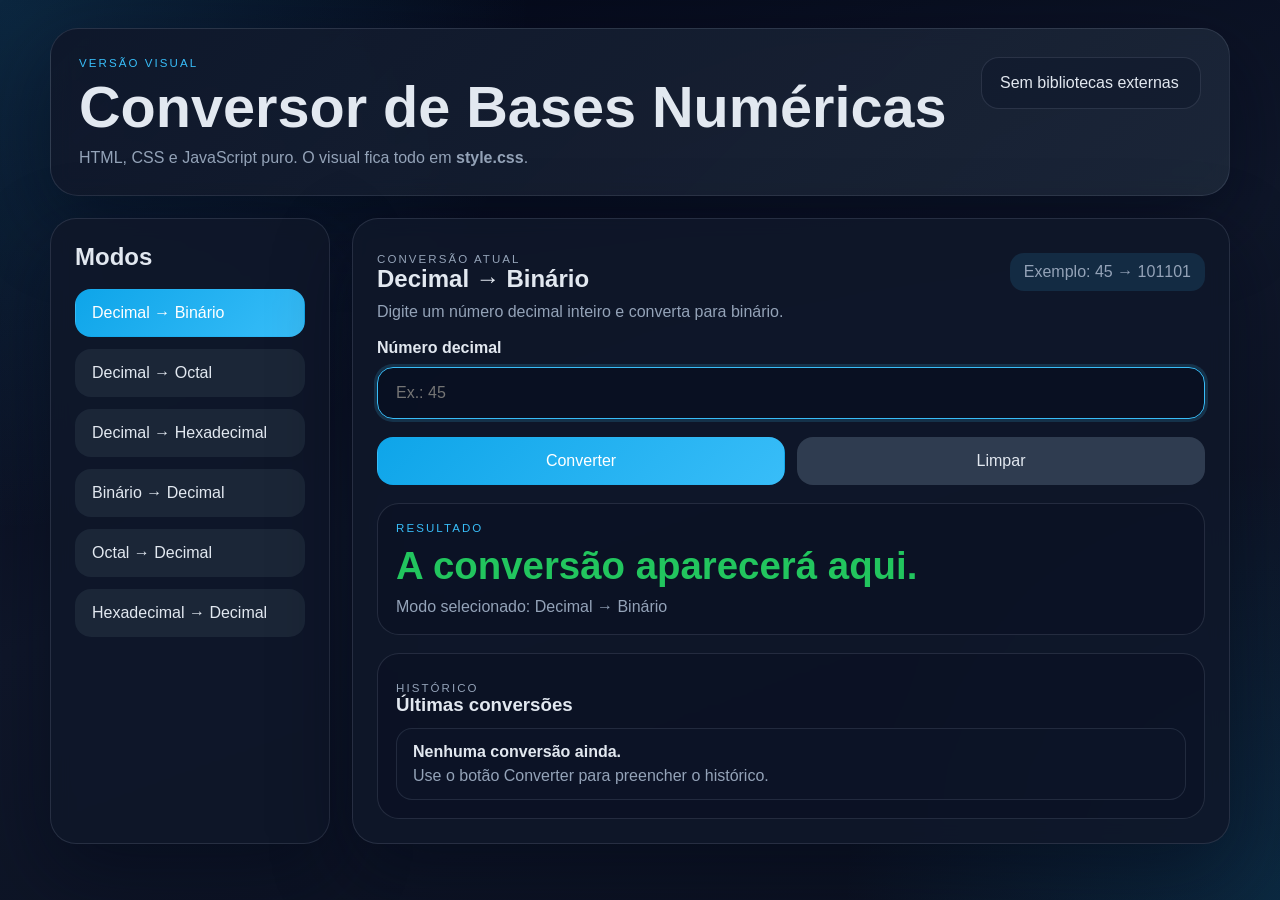
<file: calculadoraPy/web/index.html>
<!doctype html>
<html lang="pt-BR">
  <head>
    <meta charset="UTF-8" />
    <meta name="viewport" content="width=device-width, initial-scale=1.0" />
    <title>Conversor de Bases</title>
    <link rel="stylesheet" href="style.css" />
  </head>
  <body>
    <div class="page-shell">
      <header class="hero">
        <div>
          <p class="eyebrow">Versão visual</p>
          <h1>Conversor de Bases Numéricas</h1>
          <p class="subtitle">
            HTML, CSS e JavaScript puro. O visual fica todo em
            <strong>style.css</strong>.
          </p>
        </div>
        <div class="hero-note">
          <span>Sem bibliotecas externas</span>
        </div>
      </header>

      <main class="layout">
        <aside class="sidebar card">
          <h2>Modos</h2>
          <div class="mode-list" id="modeList">
            <button class="mode-button is-active" data-mode="dec_bin">
              Decimal → Binário
            </button>
            <button class="mode-button" data-mode="dec_oct">
              Decimal → Octal
            </button>
            <button class="mode-button" data-mode="dec_hex">
              Decimal → Hexadecimal
            </button>
            <button class="mode-button" data-mode="bin_dec">
              Binário → Decimal
            </button>
            <button class="mode-button" data-mode="oct_dec">
              Octal → Decimal
            </button>
            <button class="mode-button" data-mode="hex_dec">
              Hexadecimal → Decimal
            </button>
          </div>
        </aside>

        <section class="content card">
          <div class="card-header">
            <div>
              <p class="section-label">Conversão atual</p>
              <h2 id="modeTitle">Decimal → Binário</h2>
              <p id="modeDescription">
                Digite um número decimal inteiro e converta para binário.
              </p>
            </div>
            <p class="example" id="modeExample">Exemplo: 45 → 101101</p>
          </div>

          <label class="field">
            <span id="inputLabel">Número decimal</span>
            <input
              id="valueInput"
              type="text"
              placeholder="Ex.: 45"
              autocomplete="off"
            />
          </label>

          <div class="actions">
            <button class="primary-button" id="convertButton">Converter</button>
            <button class="secondary-button" id="clearButton">Limpar</button>
          </div>

          <div class="result-panel">
            <p class="section-label">Resultado</p>
            <div id="resultValue" class="result-value">
              A conversão aparecerá aqui.
            </div>
            <p id="statusText" class="status-text">
              Selecione um modo e digite um valor.
            </p>
          </div>

          <div class="history-panel">
            <div class="card-header compact">
              <div>
                <p class="section-label">Histórico</p>
                <h3>Últimas conversões</h3>
              </div>
            </div>
            <div class="history-list" id="historyList"></div>
          </div>
        </section>
      </main>
    </div>

    <script src="script.js"></script>
  </body>
</html>
</file>
<file: calculadoraPy/web/style.css>
:root {
  /* Edite aqui para mudar o visual da sua colega sem mexer no HTML. */
  --bg: #0f172a;
  --bg-soft: #111827;
  --panel: rgba(15, 23, 42, 0.88);
  --panel-border: rgba(148, 163, 184, 0.18);
  --text: #e2e8f0;
  --muted: #94a3b8;
  --accent: #38bdf8;
  --accent-strong: #0ea5e9;
  --accent-contrast: #ffffff;
  --success: #22c55e;
  --danger: #ef4444;
  --shadow: 0 28px 80px rgba(2, 6, 23, 0.45);
}

* {
  box-sizing: border-box;
}

html, body {
  margin: 0;
  min-height: 100%;
}

body {
  font-family: "Segoe UI", Arial, sans-serif;
  color: var(--text);
  background:
    radial-gradient(circle at top left, rgba(56, 189, 248, 0.18), transparent 34%),
    radial-gradient(circle at bottom right, rgba(14, 165, 233, 0.16), transparent 28%),
    linear-gradient(160deg, #020617 0%, var(--bg) 48%, #0b1120 100%);
}

.page-shell {
  width: min(1180px, calc(100% - 32px));
  margin: 0 auto;
  padding: 28px 0 36px;
}

.hero {
  display: flex;
  justify-content: space-between;
  align-items: flex-start;
  gap: 24px;
  padding: 28px;
  border: 1px solid var(--panel-border);
  border-radius: 28px;
  background: linear-gradient(135deg, rgba(15, 23, 42, 0.92), rgba(30, 41, 59, 0.86));
  box-shadow: var(--shadow);
  backdrop-filter: blur(10px);
}

.eyebrow,
.section-label {
  margin: 0 0 8px;
  text-transform: uppercase;
  letter-spacing: 0.18em;
  font-size: 0.72rem;
  color: var(--accent);
}

.hero h1 {
  margin: 0;
  font-size: clamp(2rem, 5vw, 3.6rem);
  line-height: 1.05;
}

.subtitle {
  margin: 12px 0 0;
  max-width: 60ch;
  color: var(--muted);
  font-size: 1rem;
}

.hero-note {
  display: grid;
  gap: 10px;
  padding: 16px 18px;
  border-radius: 18px;
  background: rgba(15, 23, 42, 0.5);
  color: var(--text);
  border: 1px solid var(--panel-border);
  min-width: 220px;
}

.layout {
  display: grid;
  grid-template-columns: 280px minmax(0, 1fr);
  gap: 22px;
  margin-top: 22px;
}

.card {
  border: 1px solid var(--panel-border);
  border-radius: 26px;
  background: var(--panel);
  box-shadow: var(--shadow);
  backdrop-filter: blur(10px);
}

.sidebar,
.content {
  padding: 24px;
}

.sidebar h2,
.card-header h2,
.card-header h3 {
  margin: 0;
}

.mode-list {
  display: grid;
  gap: 12px;
  margin-top: 18px;
}

.mode-button,
.primary-button,
.secondary-button {
  border: 1px solid transparent;
  border-radius: 16px;
  padding: 14px 16px;
  font: inherit;
  cursor: pointer;
  transition: transform 0.18s ease, border-color 0.18s ease, background 0.18s ease;
}

.mode-button {
  background: rgba(30, 41, 59, 0.86);
  color: var(--text);
  text-align: left;
}

.mode-button:hover,
.primary-button:hover,
.secondary-button:hover {
  transform: translateY(-1px);
}

.mode-button.is-active {
  background: linear-gradient(135deg, var(--accent-strong), var(--accent));
  color: var(--accent-contrast);
}

.tip-box {
  margin-top: 20px;
  padding: 16px;
  border-radius: 18px;
  background: rgba(2, 6, 23, 0.28);
  border: 1px solid var(--panel-border);
  color: var(--muted);
}

.tip-box p {
  margin: 8px 0 0;
}

.content {
  display: grid;
  gap: 18px;
}

.card-header {
  display: flex;
  justify-content: space-between;
  align-items: flex-start;
  gap: 16px;
}

.card-header.compact {
  margin-bottom: 12px;
}

.card-header p {
  margin: 10px 0 0;
  color: var(--muted);
}

.example {
  padding: 10px 14px;
  border-radius: 14px;
  background: rgba(56, 189, 248, 0.12);
  color: #bae6fd;
  white-space: nowrap;
}

.field {
  display: grid;
  gap: 10px;
}

.field span {
  font-weight: 700;
}

.field input {
  width: 100%;
  padding: 16px 18px;
  border-radius: 16px;
  border: 1px solid rgba(148, 163, 184, 0.28);
  background: rgba(2, 6, 23, 0.35);
  color: var(--text);
  font: inherit;
  outline: none;
}

.field input:focus {
  border-color: var(--accent);
  box-shadow: 0 0 0 3px rgba(56, 189, 248, 0.16);
}

.actions {
  display: grid;
  grid-template-columns: repeat(2, minmax(0, 1fr));
  gap: 12px;
}

.primary-button {
  background: linear-gradient(135deg, var(--accent-strong), var(--accent));
  color: var(--accent-contrast);
}

.secondary-button {
  background: rgba(51, 65, 85, 0.9);
  color: var(--text);
}

.result-panel,
.history-panel {
  padding: 18px;
  border-radius: 22px;
  background: rgba(2, 6, 23, 0.22);
  border: 1px solid var(--panel-border);
}

.result-value {
  margin-top: 10px;
  font-size: clamp(1.5rem, 4vw, 2.4rem);
  font-weight: 800;
  color: var(--success);
  word-break: break-word;
}

.status-text {
  margin: 10px 0 0;
  color: var(--muted);
}

.history-list {
  display: grid;
  gap: 10px;
}

.history-item {
  display: grid;
  gap: 6px;
  padding: 14px 16px;
  border-radius: 16px;
  background: rgba(15, 23, 42, 0.58);
  border: 1px solid rgba(148, 163, 184, 0.16);
}

.history-item strong {
  color: var(--text);
}

.history-item span {
  color: var(--muted);
}

@media (max-width: 920px) {
  .hero,
  .layout,
  .card-header {
    grid-template-columns: 1fr;
    flex-direction: column;
  }

  .layout {
    display: grid;
  }

  .hero-note {
    width: 100%;
  }
}

@media (max-width: 640px) {
  .page-shell {
    width: min(100% - 20px, 1180px);
    padding-top: 18px;
  }

  .hero,
  .sidebar,
  .content {
    padding: 18px;
  }

  .actions {
    grid-template-columns: 1fr;
  }
}
</file>
